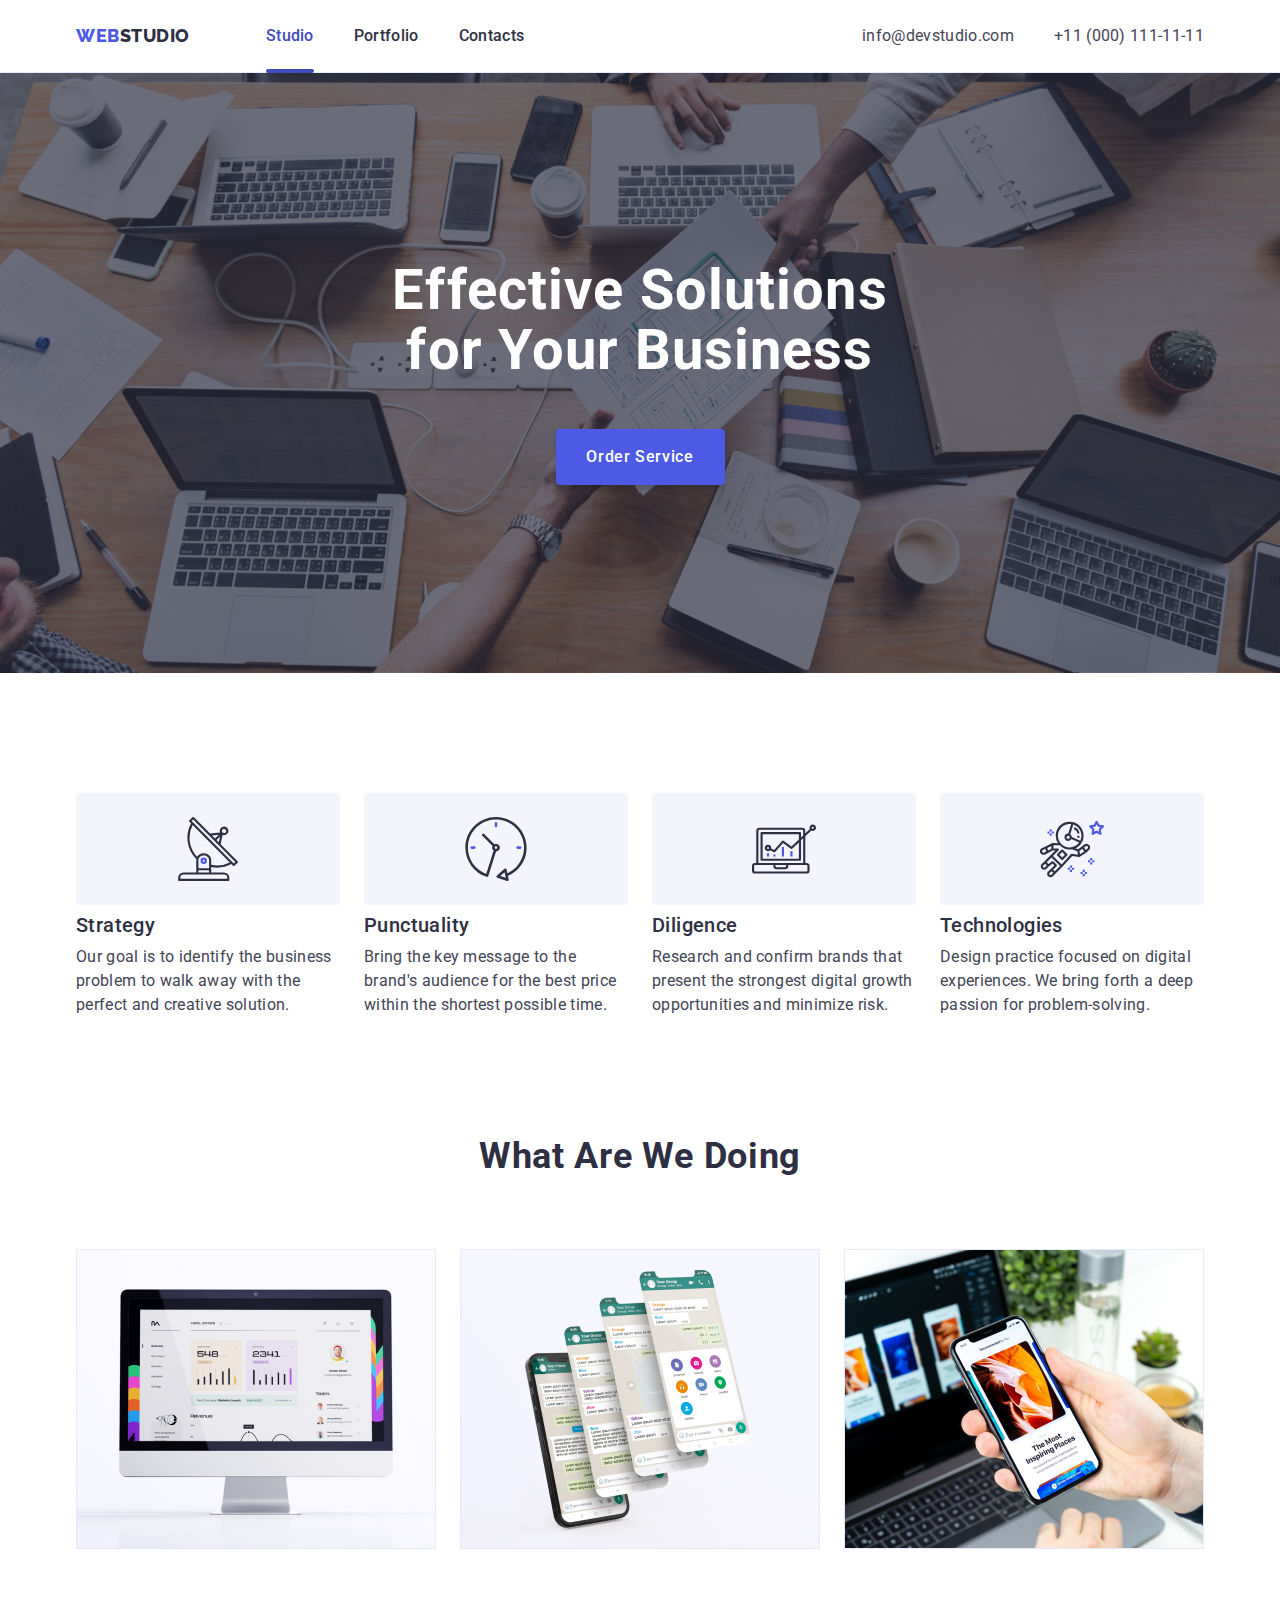
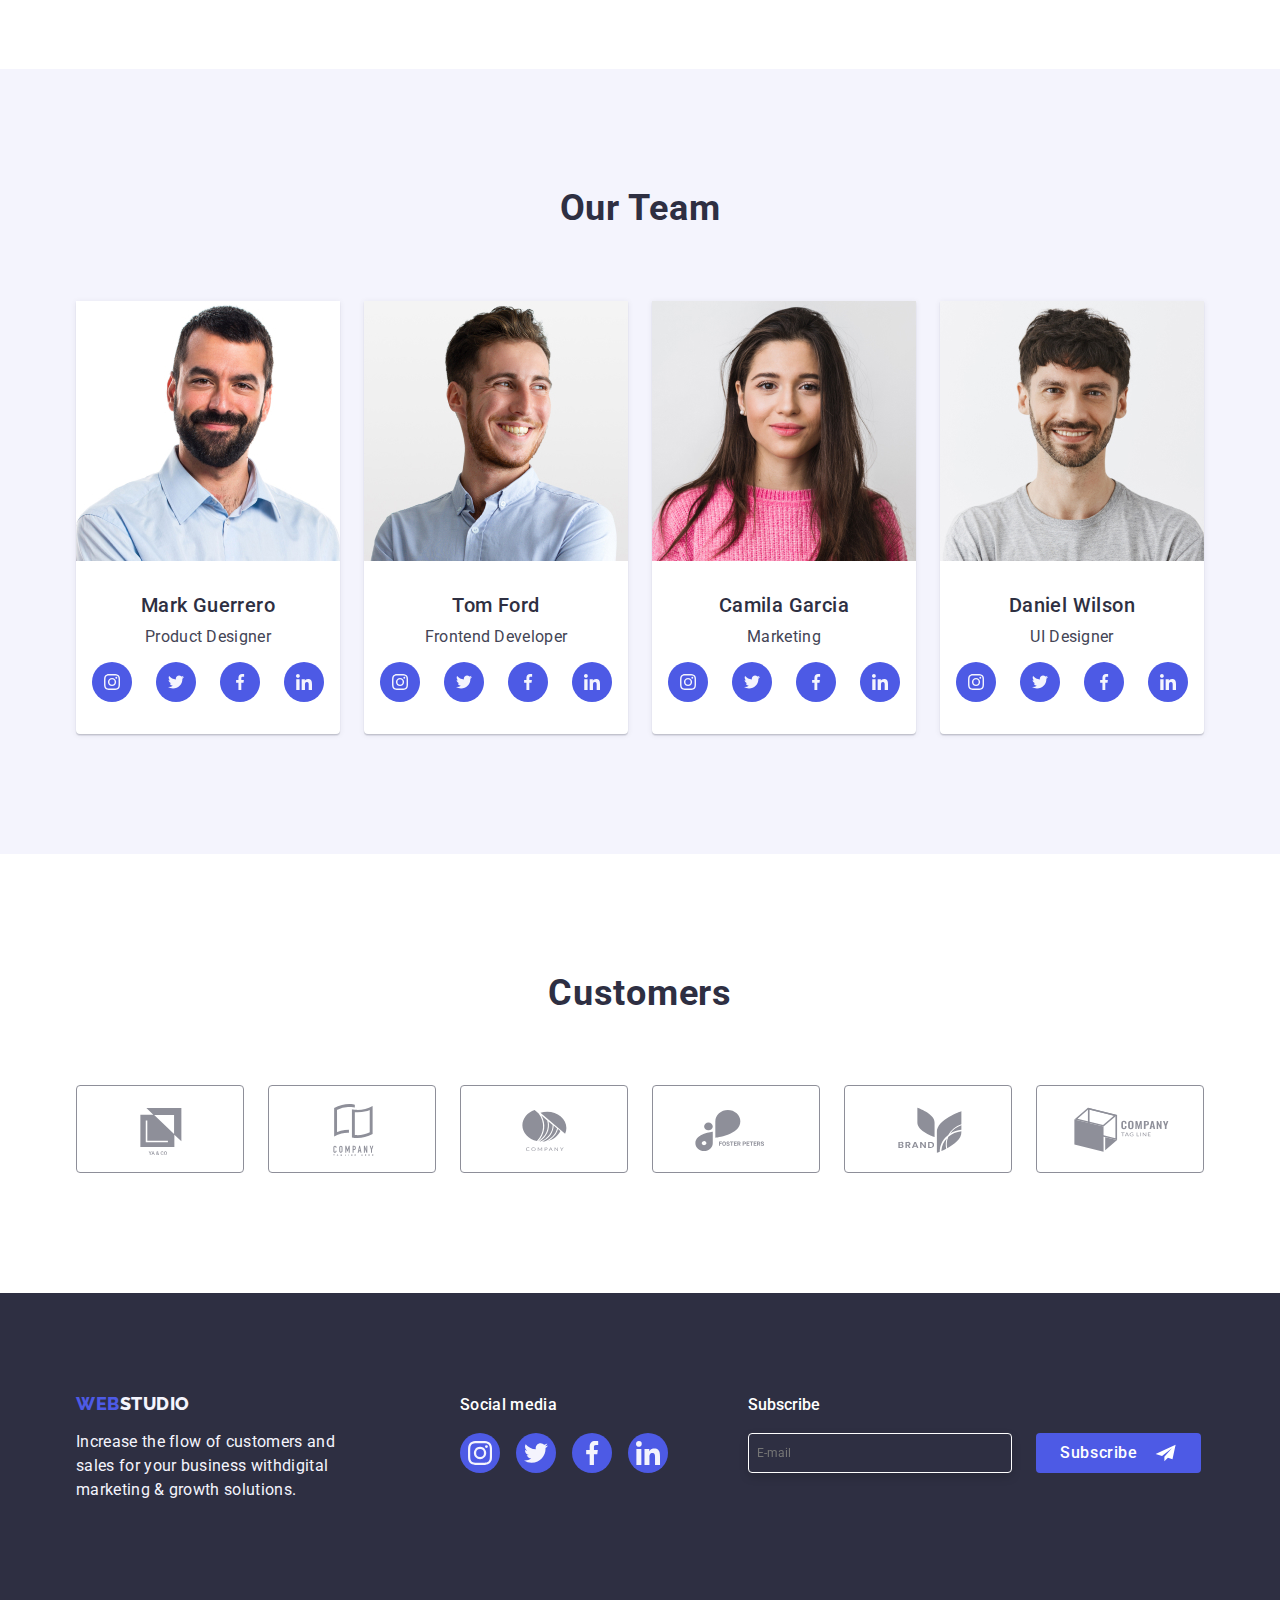
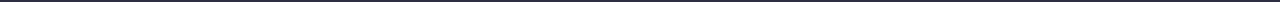
<file: index.html>
<!DOCTYPE html>
<html lang="en">
<head>
    <meta charset="UTF-8">
    <meta http-equiv="X-UA-Compatible" content="IE=edge">
    <meta name="viewport" content="width=device-width, initial-scale=1.0">
    <title>WebStudio</title>
    
    <!--Fonts-->

<link rel="preconnect" href="https://fonts.googleapis.com">
<link rel="preconnect" href="https://fonts.gstatic.com" crossorigin>
<link href="https://fonts.googleapis.com/css2?family=Raleway:wght@800&family=Roboto:wght@400;500;700;900&display=swap"
    rel="stylesheet">

    <!--Modern Normalize-->

<link rel="stylesheet" href="https://cdn.jsdelivr.net/npm/modern-normalize@1.1.0/modern-normalize.min.css">

    <!--Custom styles-->

<link rel="stylesheet" href="./css/styles.css">

</head>
<body>
   <!--Header Section--> 
    <header class="header-shadow">
        <div class="container header-container">
            <nav class="header-nav">
            <a class="logo link" href="./index.html">Web<span class="logo-studio-header">Studio</span></a>
                
            <ul class="list header-lists">
                <li>
                    <a class="header-link-text current link" href="./index.html">Studio</a>
                </li>
                <li>
                    <a class="header-link-text link" href="./portfolio.html">Portfolio</a>
                </li>
                <li><a class="header-link-text link" href="">Contacts</a>
                </li>
            </ul>
                
            </nav>
            <address class="contacts">
                <ul class="list contacts-list">
                    <li>
                        <a class="header-contacts link" href="mailto:info@devstudio.com">info@devstudio.com</a>
                    </li>
                    <li>
                        <a class="header-contacts link" href="tel:+110001111111">+11 (000) 111-11-11</a>
                    </li>
                </ul>
            </address>
        </div>
    </header>
    <main>
        <!--Hero image-->
        <section class="hero">
            <div class="container">
                <h1 class="hero-headline">Effective Solutions for Your Business</h1>
                <button class="order-btn button" type="button" data-modal-open>Order Service</button>
            </div>
        </section>
        <!--General information-->
        <section class="inform-section section">
            <div class="container">
            <h2 class="inform-title title visually-hidden">General information</h2>
            <ul class="inform-list list">
            <li class="inform-item">
                <div class="inform-icon-container">
                        <svg class="decor-icon" width="64" height="64">
                            <use href="./images/icons.svg#icon-antenna"></use>
                        </svg>
                </div>
                <h3 class="inform-subtitle subtitle">Strategy</h3>
                    <p class="inform-text text">
                    Our goal is to identify the business problem to walk away with the perfect and creative solution.
                    </p>
            </li>
            <li class="inform-item">
                <div class="inform-icon-container">
                <svg class="decor-icon" width="64" height="64">
                    <use href="./images/icons.svg#icon-clock"></use>
                </svg>
                </div>
                <h3 class="inform-subtitle subtitle">Punctuality</h3>
                    <p class="inform-text text">
                    Bring the key message to the brand's audience for the best price within the shortest possible time.
                    </p>  
            </li>
            <li class="inform-item">
                <div class="inform-icon-container">
                    <svg class="decor-icon" width="64" height="64">
                        <use href="./images/icons.svg#icon-diagram"></use>
                    </svg>
                </div>
                <h3 class="inform-subtitle subtitle">Diligence</h3>
                    <p class="inform-text text">
                    Research and confirm brands that present the strongest digital growth opportunities and minimize risk.
                    </p>
            </li>
            <li class="inform-item">
                <div class="inform-icon-container">
                    <svg class="decor-icon" width="64" height="64">
                        <use href="./images/icons.svg#icon-astronaut"></use>
                    </svg>
                </div>
                <h3 class="inform-subtitle subtitle">Technologies</h3>
                    <p class="inform-text text"> 
                    Design practice focused on digital experiences. We bring forth a deep passion for problem-solving.
                    </p>
            </li>
            </ul>
            </div>
        </section>
        <!--General Offers-->
        <section class="offer-section section">
            <div class="container">
            <h2 class="offer-title title">What are we doing</h2>
            <ul class="offer-list list">
                <li class="offer-img"><img src="./images/products/img-1.jpg" alt="a computer monitor" width="360" height="300"></li>
                <li class="offer-img"><img src="./images/products/img-2.jpg" alt="phones" width="360" height="300"></li>
                <li class="offer-img"><img src="./images/products/img-3.jpg" alt="a person scrolling on the phone" width="360" height="300"></li>
            </ul>
            </div>
        </section>
        <!--Team members-->
        <section class="team-section section">
            <div class="container">
            <h2 class="team-title title">Our Team</h2>
            <ul class="team-list list">
                <li class="team-item"><img src="./images/team/mark-guerrero.jpg" alt="product designer" width="264">
                <div class="picture-container">
                    <h3 class="team-subtitle subtitle">Mark Guerrero</h3>
                    <p class="team-text text">Product Designer</p>
                    <ul class="socials list">
                        <li class="social-items">
                            <a class="social-link link" href="https://instagram.com" target="_blank" rel="noopener noreferrer"
                                aria-label="Instagram icon">
                                <svg class="social-icon" width="16" height="16">
                                    <use href="./images/icons.svg#icon-instagram-1"></use>
                                </svg></a>
                        </li>
                        <li class="social-items">
                            <a class="social-link link" href="https://twitter.com" target="_blank" rel="noopener noreferrer"
                                aria-label="Twitter icon">
                                <svg class="social-icon" width="16" height="16">
                                    <use href="./images/icons.svg#icon-twitter-1"></use>
                                </svg></a>
                        </li>
                        <li class="social-items">
                            <a class="social-link link" href="https://facebook.com" target="_blank" rel="noopener noreferrer"
                                aria-label="Facebook icon">
                                <svg class="social-icon" width="16" height="16">
                                    <use href="./images/icons.svg#icon-facebook-1"></use>
                                </svg></a>
                        </li>
                        <li class="social-items">
                            <a class="social-link link" href="https://linkedin.com" target="_blank" rel="noopener noreferrer"
                                aria-label="Linkedin icon">
                                <svg class="social-icon" width="16" height="16">
                                    <use href="./images/icons.svg#icon-linkedin-1"></use>
                                </svg></a>
                        </li>
                    </ul>
                </div>
                </li>
                <li class="team-item"><img src="./images/team/tom-ford.jpg" alt="frontend developer" width="264">
                <div class="picture-container">
                    <h3 class="team-subtitle subtitle">Tom Ford</h3>
                    <p class="team-text text">Frontend Developer</p>
                    <ul class="socials list">
                        <li class="social-items">
                            <a class="social-link link" href="https://instagram.com" target="_blank" rel="noopener noreferrer"
                                aria-label="Instagram icon">
                                <svg class="social-icon" width="16" height="16">
                                    <use href="./images/icons.svg#icon-instagram-1"></use>
                                </svg></a>
                        </li>
                        <li class="social-items">
                            <a class="social-link link" href="https://twitter.com" target="_blank" rel="noopener noreferrer"
                                aria-label="Twitter icon">
                                <svg class="social-icon" width="16" height="16">
                                    <use href="./images/icons.svg#icon-twitter-1"></use>
                                </svg></a>
                        </li>
                        <li class="social-items">
                            <a class="social-link link" href="https://facebook.com" target="_blank" rel="noopener noreferrer"
                                aria-label="Facebook icon">
                                <svg class="social-icon" width="16" height="16">
                                    <use href="./images/icons.svg#icon-facebook-1"></use>
                                </svg></a>
                        </li>
                        <li class="social-items">
                            <a class="social-link link" href="https://linkedin.com" target="_blank" rel="noopener noreferrer"
                                aria-label="Linkedin icon">
                                <svg class="social-icon" width="16" height="16">
                                    <use href="./images/icons.svg#icon-linkedin-1"></use>
                                </svg></a>
                        </li>
                    </ul>
                </div>
                </li>
                <li class="team-item"><img src="./images/team/camila-garcia.jpg" alt="marketing" width="264">
                <div class="picture-container">
                    <h3 class="team-subtitle subtitle">Camila Garcia</h3>
                    <p class="team-text text">Marketing</p>
                    <ul class="socials list">
                        <li class="social-items">
                            <a class="social-link link" href="https://instagram.com" target="_blank" rel="noopener noreferrer"
                                aria-label="Instagram icon">
                                <svg class="social-icon" width="16" height="16">
                                    <use href="./images/icons.svg#icon-instagram-1"></use>
                                </svg></a>
                        </li>
                        <li class="social-items">
                            <a class="social-link link" href="https://twitter.com" target="_blank" rel="noopener noreferrer"
                                aria-label="Twitter icon">
                                <svg class="social-icon" width="16" height="16">
                                    <use href="./images/icons.svg#icon-twitter-1"></use>
                                </svg></a>
                        </li>
                        <li class="social-items">
                            <a class="social-link link" href="https://facebook.com" target="_blank" rel="noopener noreferrer"
                                aria-label="Facebook icon">
                                <svg class="social-icon" width="16" height="16">
                                    <use href="./images/icons.svg#icon-facebook-1"></use>
                                </svg></a>
                        </li>
                        <li class="social-items">
                            <a class="social-link link" href="https://linkedin.com" target="_blank" rel="noopener noreferrer"
                                aria-label="Linkedin icon">
                                <svg class="social-icon" width="16" height="16">
                                    <use href="./images/icons.svg#icon-linkedin-1"></use>
                                </svg></a>
                        </li>
                    </ul>
                </div>
                </li>
                <li class="team-item"><img src="./images/team/daniel-wilson.jpg" alt="ui designer" width="264">
                <div class="picture-container">
                    <h3 class="team-subtitle subtitle">Daniel Wilson</h3>
                    <p class="team-text text">UI Designer</p>
                    <ul class="socials list">
                        <li class="social-items">
                            <a class="social-link link" href="https://instagram.com" target="_blank" rel="noopener noreferrer"
                                aria-label="Instagram icon">
                                <svg class="social-icon" width="16" height="16">
                                    <use href="./images/icons.svg#icon-instagram-1"></use>
                                </svg></a>
                        </li>
                        <li class="social-items">
                            <a class="social-link link" href="https://twitter.com" target="_blank" rel="noopener noreferrer"
                                aria-label="Twitter icon">
                                <svg class="social-icon" width="16" height="16">
                                    <use href="./images/icons.svg#icon-twitter-1"></use>
                                </svg></a>
                        </li>
                        <li class="social-items">
                            <a class="social-link link" href="https://facebook.com" target="_blank" rel="noopener noreferrer"
                                aria-label="Facebook icon">
                                <svg class="social-icon" width="16" height="16">
                                    <use href="./images/icons.svg#icon-facebook-1"></use>
                                </svg></a>
                        </li>
                        <li class="social-items">
                            <a class="social-link link" href="https://linkedin.com" target="_blank" rel="noopener noreferrer"
                                aria-label="Linkedin icon">
                                <svg class="social-icon" width="16" height="16">
                                    <use href="./images/icons.svg#icon-linkedin-1"></use>
                                </svg></a>
                        </li>
                    </ul>
                </div>
                </li>
            </ul>
            </div>
        </section>
        <!--Section Customers-->
        <section class="customer-section section">
        <div class="customer-container container">
        <h2 class="customer-title title">Customers</h2>
        <ul class="customer-list list">
            <li class="customer-item item"><a class="customer-link link" href="" target="_blank" rel="noopener noreferrer"
                aria-label="customer-one"><svg class="customer-icon" width="104" height="56">
                    <use href="./images/icons.svg#icon-logo-1"></use></svg></a></li>
            <li class="customer-item item"><a class="customer-link link" href="" target="_blank" rel="noopener noreferrer"
                aria-label="customer-two"><svg class="customer-icon" width="104" height="56">
                    <use href="./images/icons.svg#icon-logo-2"></use></svg></a></li>
            <li class="customer-item item"><a class="customer-link link" href="" target="_blank" rel="noopener noreferrer"
                aria-label="customer-three"><svg class="customer-icon" width="104" height="56">
                    <use href="./images/icons.svg#icon-logo-3"></use></svg></a></li>
            <li class="customer-item item"><a class="customer-link link" href="" target="_blank" rel="noopener noreferrer"
                aria-label="customer-four"><svg class="customer-icon" width="104" height="56">
                    <use href="./images/icons.svg#icon-logo-4"></use></svg></a></li>
            <li class="customer-item item"><a class="customer-link link" href="" target="_blank" rel="noopener noreferrer"
                aria-label="customer-five"><svg class="customer-icon" width="104" height="56">
                    <use href="./images/icons.svg#icon-logo-5"></use></svg></a></li>
            <li class="customer-item item"><a class="customer-link link" href="" target="_blank" rel="noopener noreferrer"
                aria-label="customer-six"><svg class="customer-icon" width="104" height="56">
                    <use href="./images/icons.svg#icon-logo-6"></use></svg></a></li>
        </ul>
        </div>
        </section>
    </main>
<!--Footer section-->
    <footer class="footer">
            <div class="footer-inner container">
                    <div class="footer-left">
                        <a class="logo link logo-footer" href="./index.html">Web<span
                                class="logo-studio-footer">Studio</span></a>
                        <p class="footer-desc text">
                            Increase the flow of customers and sales for your business withdigital marketing & growth solutions.
                        </p>
                    </div>
                    <div class="footer-right">
                            <p class="footer-inform-text text">Social media</p>
                            <ul class="socials socials-footer list">
                                <li class="social-items">
                                    <a class="social-link link footer-link" href="https://instagram.com" target="_blank"
                                        rel="noopener noreferrer" aria-label="Instagram icon">
                                        <svg class="social-icon" width="24" height="24">
                                            <use href="./images/icons.svg#icon-instagram-1"></use>
                                        </svg></a>
                                </li>
                                <li class="social-items">
                                    <a class="social-link link footer-link" href="https://twitter.com" target="_blank"
                                        rel="noopener noreferrer" aria-label="Twitter icon">
                                        <svg class="social-icon" width="24" height="24">
                                            <use href="./images/icons.svg#icon-twitter-1"></use>
                                        </svg></a>
                                </li>
                                <li class="social-items">
                                    <a class="social-link link footer-link" href="https://facebook.com" target="_blank"
                                        rel="noopener noreferrer" aria-label="Facebook icon">
                                        <svg class="social-icon" width="24" height="24">
                                            <use href="./images/icons.svg#icon-facebook-1"></use>
                                        </svg></a>
                                </li>
                                <li class="social-items">
                                    <a class="social-link link footer-link" href="https://linkedin.com" target="_blank"
                                        rel="noopener noreferrer" aria-label="Linkedin icon">
                                        <svg class="social-icon" width="24" height="24">
                                            <use href="./images/icons.svg#icon-linkedin-1"></use>
                                        </svg></a>
                                </li>
                            </ul>
                        </div>
                        <div class="footer-subscribe">
                            <p class="footer-inform-text">Subscribe</p>
                            <form class="footer-form" name="subscribe-form">
                                <input class="subscribe-input" type="email" name="user_subscribe_email" placeholder="E-mail">
                                <button class="subscribe-btn" type="submit">Subscribe
                                    <svg width="24" height="20">
                                        <use href="./images/icons.svg#icon-plane"></use>
                                    </svg>
                                </button>
                            </form>
                        </div>
            </div>
        </footer>
<!--Modal Window--> 
       <div class="backdrop is-hidden" data-modal>
            <div class="modal">
                <button class="modal-close-btn button" type="button" data-modal-close>
                    <svg class="modal-icon" width="8" height="8">
                        <use href="./images/icons.svg#icon-close"></use>
                    </svg>
                </button>
                <strong class="modal-title text">Leave your contacts and we will call you back</strong>
                <form name="contact-form">
                    <label class="modal-form-label" for="user_name">Name</label>
                    <div class="modal-form-field">
                        <input class="modal-form-input" type="text" name="user_name" id="user_name">
                        <svg class="modal-form-icon" width="18" height="24">
                            <use href="./images/icons.svg#icon-person-black-1"></use>
                        </svg>
                    </div>
                    <label class="modal-form-label" for="user_phone">Phone</label>
                    <div class="modal-form-field">
                        <input class="modal-form-input" type="tel" name="user_phone" id="user_phone">
                        <svg class="modal-form-icon" width="18" height="24">
                            <use href="./images/icons.svg#icon-phone-black-1"></use>
                        </svg>
                    </div>
                    <label class="modal-form-label" for="user_email">Email</label>
                    <div class="modal-form-field">
                        <input class="modal-form-input" type="email" name="user_email" id="user_email">
                        <svg class="modal-form-icon" width="18" height="24">
                            <use href="./images/icons.svg#icon-email-black-1"></use>
                        </svg>
                    </div>
                    <label class="modal-form-label" for="user_comment">Comment</label>
                    <textarea class="modal-form-message" name="user_comment" id="user_comment" rows="5" placeholder="Text input"></textarea>
                    <label class="modal-form-agreement">
                        <input class="modal-form-agreement-box" type="checkbox" name="user_agreement">
                        <svg class="modal-form-agreement-icon" width="10" height="8">
                            <use href="./images/icons.svg#icon-tick-1"></use>
                        </svg>
                        <span class="modal-form-agreement-text">I accept the terms and conditions of the <a class="modal-form-agreement-link" href="">Privacy Policy</a></span>
                    </label>
                    <button class="modal-btn order-btn" type="submit">Send</button>
                </form>
            </div>
       </div>
    <script src="./js/modal.js"></script>
    </body>
</html>
</file>
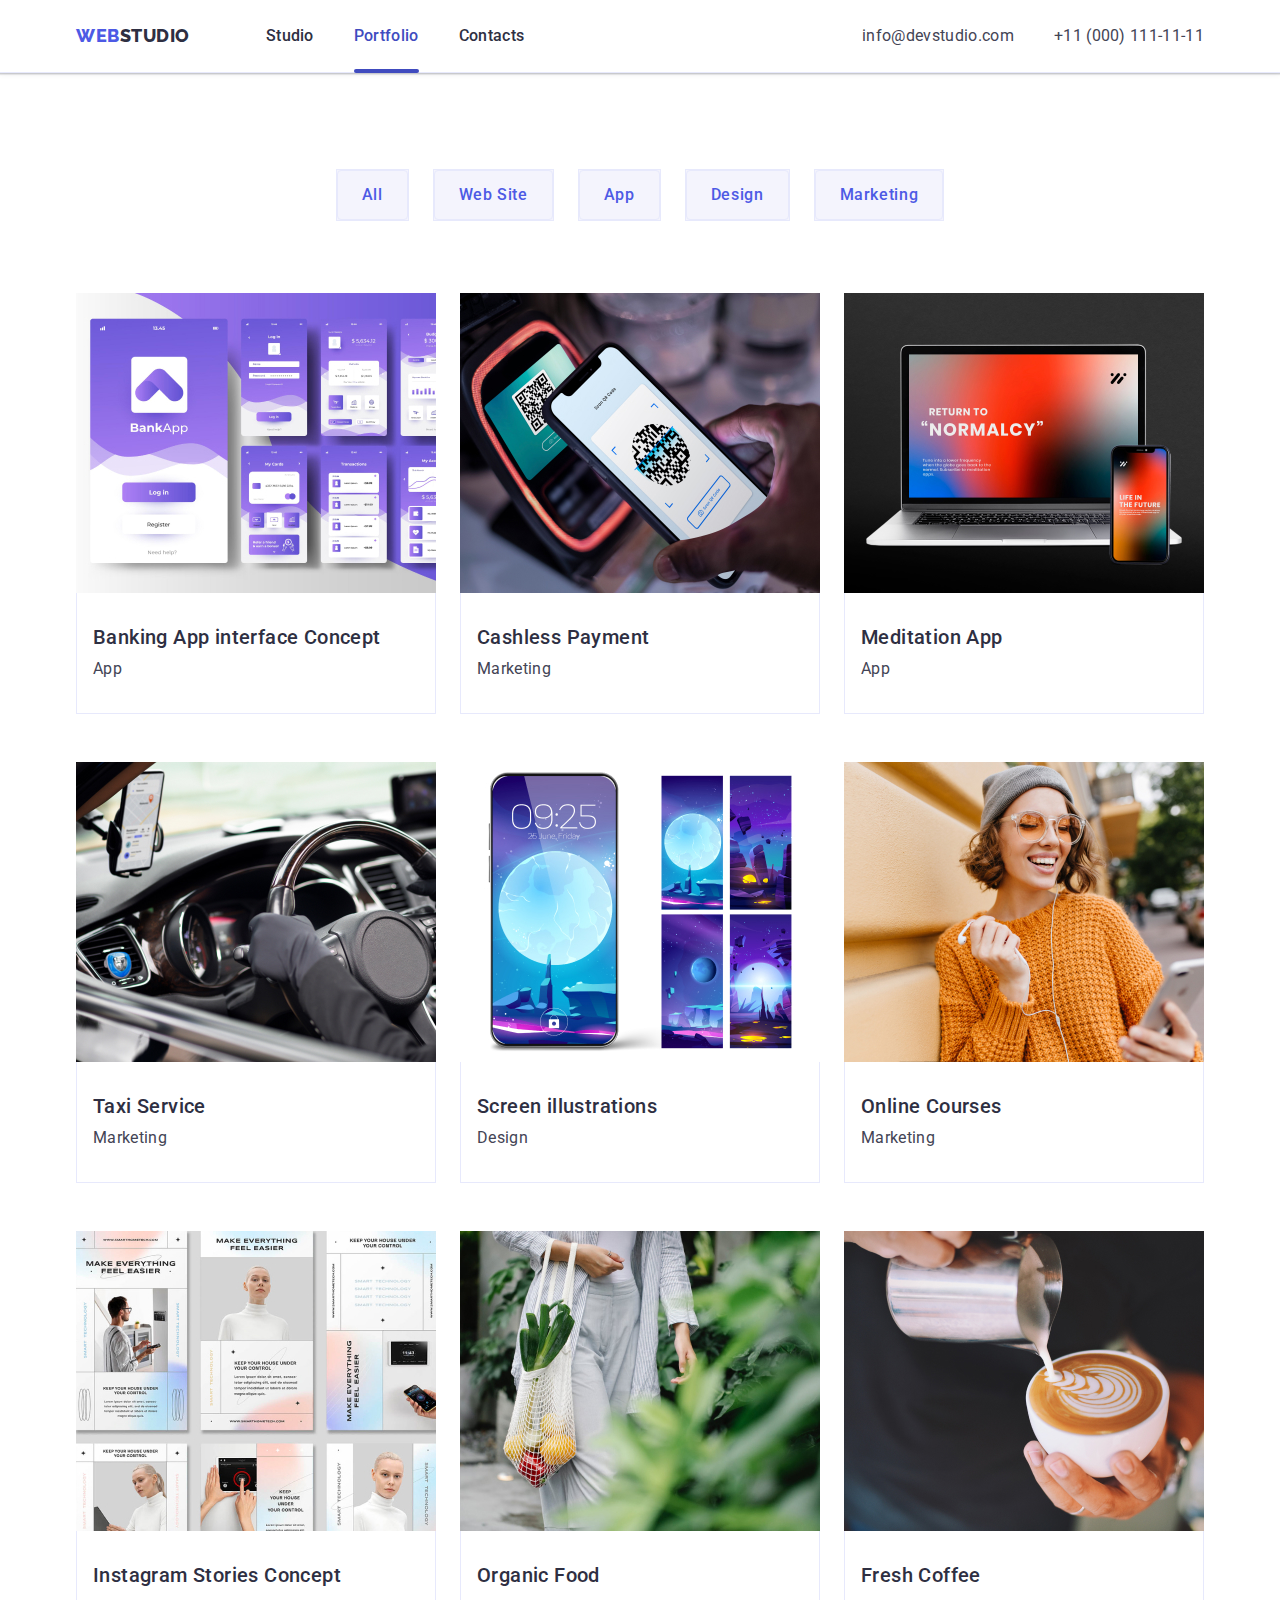
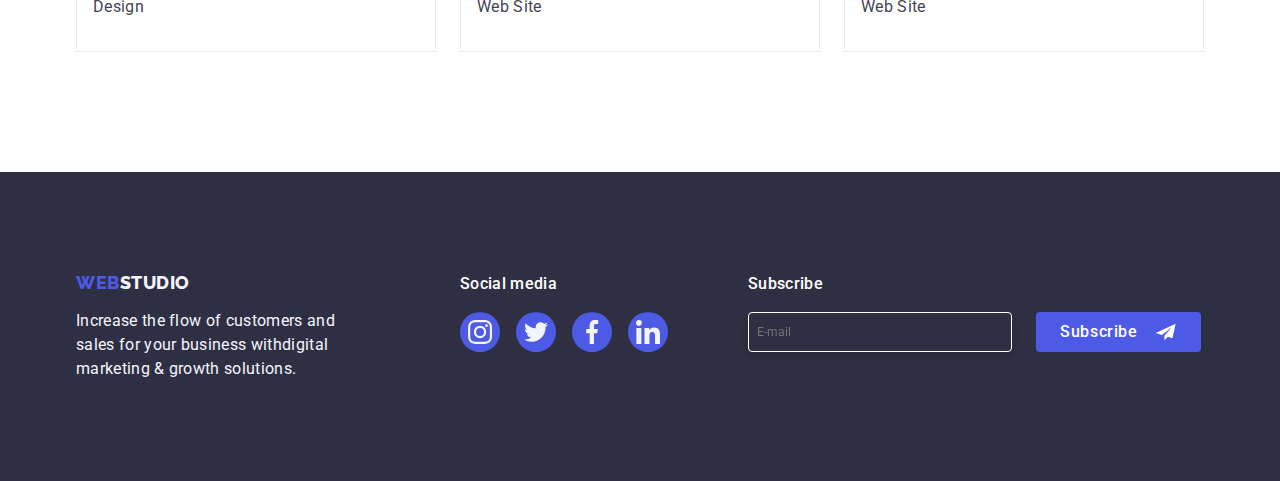
<file: portfolio.html>
<!DOCTYPE html>
<html lang="en">
<head>
    <meta charset="UTF-8">
    <meta http-equiv="X-UA-Compatible" content="IE=edge">
    <meta name="viewport" content="width=device-width, initial-scale=1.0">
    <title>Portfolio</title>
    
        <!--Fonts-->

    <link rel="preconnect" href="https://fonts.googleapis.com">
    <link rel="preconnect" href="https://fonts.gstatic.com" crossorigin>
    <link href="https://fonts.googleapis.com/css2?family=Raleway:wght@800&family=Roboto:wght@400;500;700;900&display=swap"
        rel="stylesheet">

        <!--Modern Normalize-->
        
    <link rel="stylesheet" href="https://cdn.jsdelivr.net/npm/modern-normalize@1.1.0/modern-normalize.min.css">

        <!--Custom styles-->

    <link rel="stylesheet" href="./css/styles.css">

</head>
<body>
    <!--Header Section-->
    <header class="header-shadow">
        <div class="container header-container">
            <nav class="header-nav">
                <a class="logo link" href="./index.html">Web<span class="logo-studio-header">Studio</span></a>
                
                <ul class="list header-lists">
                    <li>
                        <a class="header-link-text link" href="./index.html">Studio</a>
                    </li>
                    <li>
                        <a class="header-link-text current link" href="./portfolio.html">Portfolio</a>
                    </li>
                    <li><a class="header-link-text link" href="">Contacts</a>
                    </li>
                </ul>
            
            </nav>
            <address class="contacts">
                <ul class="list contacts-list">
                    <li>
                        <a class="header-contacts link" href="mailto:info@devstudio.com">info@devstudio.com</a>
                    </li>
                    <li>
                        <a class="header-contacts link" href="tel:+110001111111">+11 (000) 111-11-11</a>
                    </li>
                </ul>
            </address>
        </div>
    </header>
    <main>
        <!--Portfolio departments-->
        <section class="portfolio-section section">
            <div class="container">
            <h1 class="portfolio-headline visually-hidden">Departments</h1>
            <ul class="portfolio-list list">
                <li class="portfolio-item"><button class="portfolio-btn button" type="button">All</button></li>
                <li class="portfolio-item"><button class="portfolio-btn button" type="button">Web Site</button></li>
                <li class="portfolio-item"><button class="portfolio-btn button" type="button">App</button></li>
                <li class="portfolio-item"><button class="portfolio-btn button" type="button">Design</button></li>
                <li class="portfolio-item"><button class="portfolio-btn button" type="button">Marketing</button></li>
            </ul>
            <ul class="service-list list">
                <li class="service-img">
                    <a class="portfolio-service-link link" href="">
                        <div class="portfolio-wrapper">
                            <img src="./images/portfolio/img1-banking.jpg" alt="banking apps" width="360" height="300">
                            <div class="overlay">
                                <p class="overlay-inner">14 Stylish and User-Friendly App Design Concepts · Task Manager App ·
                                    Calorie Tracker App · Exotic Fruit Ecommerce App · Cloud Storage App</p>
                            </div>
                        </div>
                            <div class="portfolio-content">
                                <h2 class="service-subtitle subtitle">Banking App interface Concept</h2>
                                <p class="service-text text">App</p>
                            </div>
                    </a>
                </li>
                <li class="service-img">
                    <a class="portfolio-service-link link" href="">
                        <div class="portfolio-wrapper">
                            <img src="./images/portfolio/img2-cashless.jpg" alt="cashless payment" width="360" height="300">
                            <div class="overlay">
                                <p class="overlay-inner">14 Stylish and User-Friendly App Design Concepts · Task Manager App · 
                                    Calorie Tracker App · Exotic Fruit Ecommerce App · Cloud Storage App</p>
                            </div>
                        </div>
                            <div class="portfolio-content">
                                <h2 class="service-subtitle subtitle">Cashless Payment</h2>
                                <p class="service-text text">Marketing</p>
                            </div>
                    </a>
                </li>
                <li class="service-img">
                    <a class="portfolio-service-link link" href="">
                        <div class="portfolio-wrapper">
                            <img src="./images/portfolio/img3-meditation.jpg" alt="meditation app" width="360" height="300">
                            <div class="overlay">
                                <p class="overlay-inner">14 Stylish and User-Friendly App Design Concepts · Task Manager App · 
                                    Calorie Tracker App · Exotic Fruit Ecommerce App · Cloud Storage App</p>
                            </div>
                        </div>
                            <div class="portfolio-content">
                                <h2 class="service-subtitle subtitle">Meditation App</h2>
                                <p class="service-text text">App</p>
                            </div> 
                    </a>
                </li>
                <li class="service-img">
                    <a class="portfolio-service-link link" href="">
                        <div class="portfolio-wrapper">
                            <img src="./images/portfolio/img4-taxi.jpg" alt="taxi service" width="360" height="300">
                            <div class="overlay">
                                <p class="overlay-inner">14 Stylish and User-Friendly App Design Concepts · Task Manager App · 
                                    Calorie Tracker App · Exotic Fruit Ecommerce App · Cloud Storage App</p>
                            </div>
                        </div>
                            <div class="portfolio-content">
                                <h2 class="service-subtitle subtitle">Taxi Service</h2>
                                <p class="service-text text">Marketing</p>
                            </div>
                    </a>
                </li>
                <li class="service-img">
                    <a class="portfolio-service-link link" href="">
                        <div class="portfolio-wrapper">
                            <img src="./images/portfolio/img5-screen.jpg" alt="screen illustrations" width="360" height="300">
                            <div class="overlay">
                                <p class="overlay-inner">14 Stylish and User-Friendly App Design Concepts · Task Manager App ·
                                    Calorie Tracker App · Exotic Fruit Ecommerce App · Cloud Storage App</p>
                            </div>
                        </div>
                            <div class="portfolio-content">
                                <h2 class="service-subtitle subtitle">Screen illustrations</h2>
                                <p class="service-text text">Design</p>
                            </div>
                    </a>
                </li>
                <li class="service-img">
                    <a class="portfolio-service-link link" href="">
                        <div class="portfolio-wrapper">
                            <img src="./images/portfolio/img6-courses.jpg" alt="online courses" width="360" height="300">
                            <div class="overlay">
                                <p class="overlay-inner">14 Stylish and User-Friendly App Design Concepts · Task Manager App · 
                                    Calorie Tracker App · Exotic Fruit Ecommerce App · Cloud Storage App</p>
                            </div>
                        </div>
                            <div class="portfolio-content">
                                <h2 class="service-subtitle subtitle">Online Courses</h2>
                                <p class="service-text text">Marketing</p>
                            </div>
                    </a>
                </li>
                <li class="service-img">
                    <a class="portfolio-service-link link" href="">
                        <div class="portfolio-wrapper">
                            <img src="./images/portfolio/img7-instagram.jpg" alt="istagram stories" width="360" height="300">
                            <div class="overlay">
                                <p class="overlay-inner">14 Stylish and User-Friendly App Design Concepts · Task Manager App · 
                                    Calorie Tracker App · Exotic Fruit Ecommerce App · Cloud Storage App</p>
                            </div>
                        </div>
                            <div class="portfolio-content">
                                <h2 class="service-subtitle subtitle">Instagram Stories Concept</h2>
                                <p class="service-text text">Design</p>
                            </div>
                    </a>
                </li>
                <li class="service-img">
                    <a class="portfolio-service-link link" href="">
                        <div class="portfolio-wrapper">
                            <img src="./images/portfolio/img8-food.jpg" alt="organic food" width="360" height="300">
                            <div class="overlay">
                                <p class="overlay-inner">14 Stylish and User-Friendly App Design Concepts · Task Manager App · 
                                    Calorie Tracker App · Exotic Fruit Ecommerce App · Cloud Storage App</p>
                            </div>
                        </div>
                            <div class="portfolio-content">
                                <h2 class="service-subtitle subtitle">Organic Food</h2>
                                <p class="service-text text">Web Site</p>
                            </div>
                    </a>
                </li>
                <li class="service-img">
                    <a class="portfolio-service-link link" href="">
                        <div class="portfolio-wrapper">
                            <img src="./images/portfolio/img9-coffee.jpg" alt="fresh coffee" width="360" height="300">
                            <div class="overlay">
                                <p class="overlay-inner">14 Stylish and User-Friendly App Design Concepts · Task Manager App · 
                                    Calorie Tracker App · Exotic Fruit Ecommerce App · Cloud Storage App</p>
                            </div>
                        </div>
                            <div class="portfolio-content">
                                <h2 class="service-subtitle subtitle">Fresh Coffee</h2>
                                <p class="service-text text">Web Site</p>
                            </div>
                    </a>
                </li>
            </ul>
            </div>
        </section>
    </main>
    <!--Footer section-->
        <footer class="footer">
            <div class="footer-inner container">
        
                <div class="footer-left">
                    <a class="logo link logo-footer" href="./index.html">Web<span class="logo-studio-footer">Studio</span></a>
                    <p class="footer-desc text">
                        Increase the flow of customers and sales for your business withdigital marketing & growth solutions.
                    </p>
                </div>
                <div class="footer-right">
                    <p class="footer-inform-text text">Social media</p>
                    <ul class="socials socials-footer list">
                        <li class="social-items">
                            <a class="social-link link footer-link" href="https://instagram.com" target="_blank"
                                rel="noopener noreferrer" aria-label="Instagram icon">
                                <svg class="social-icon" width="24" height="24">
                                    <use href="./images/icons.svg#icon-instagram-1"></use>
                                </svg></a>
                        </li>
                        <li class="social-items">
                            <a class="social-link link footer-link" href="https://twitter.com" target="_blank" rel="noopener noreferrer"
                                aria-label="Twitter icon">
                                <svg class="social-icon" width="24" height="24">
                                    <use href="./images/icons.svg#icon-twitter-1"></use>
                                </svg></a>
                        </li>
                        <li class="social-items">
                            <a class="social-link link footer-link" href="https://facebook.com" target="_blank"
                                rel="noopener noreferrer" aria-label="Facebook icon">
                                <svg class="social-icon" width="24" height="24">
                                    <use href="./images/icons.svg#icon-facebook-1"></use>
                                </svg></a>
                        </li>
                        <li class="social-items">
                            <a class="social-link link footer-link" href="https://linkedin.com" target="_blank"
                                rel="noopener noreferrer" aria-label="Linkedin icon">
                                <svg class="social-icon" width="24" height="24">
                                    <use href="./images/icons.svg#icon-linkedin-1"></use>
                                </svg></a>
                        </li>
                    </ul>
                </div>
                <div class="footer-subscribe">
                    <p class="footer-inform-text text">Subscribe</p>
                    <form class="footer-form" name="subscribe-form">
                        <input class="subscribe-input" type="email" name="user_subscribe_email" placeholder="E-mail">
                        <button class="subscribe-btn" type="submit">Subscribe
                            <svg width="24" height="20">
                                <use href="./images/icons.svg#icon-plane"></use>
                            </svg>
                        </button>
                    </form>
                </div>
            </div>
        </footer>
</body>
</html>
</file>
<file: css/styles.css>
:root {
    --primary-font: Roboto; font-family: sans-serif;
    --iris: #4d5ae5;
    --ocean: #404bbf;
    --navy-blue: #2e2f42;
    --green: #31d0aa;
    --slate: #434455;
    --light-slate: #8e8f99;
    --cornflower: #e7e9fc;
    --cloud: #f4f4fd;
    --navy-blue-modal: #2e2f42;
    --grey: #2e2f42;
    --white: #ffffff;
    --dairy: #fcfcfc;
}

body
{
    font-family: "Roboto", sans-serif;
    color: var(--slate);
    background: var(--white);
}
.visually-hidden {
    position: absolute;
    width: 1px;
    height: 1px;
    margin: -1px;
    border: 0;
    padding: 0;
    white-space: nowrap;
    clip-path: inset(100%);
    clip: rect(0 0 0 0);
    overflow: hidden;
}
/*reset start*/ 
.list {
    list-style: none;
    margin: 0;
    padding: 0;
}

.link {
    text-decoration: none;
    color: currentColor;
    }

h1, h2, h3, h4, h5, h6, p {
    margin: 0;
}

img {
    display: block;
}

button {
    font-family: inherit;
    color: currentColor;
    cursor: pointer;
}
/*reset end*/

.container {
    width: 1158px;
    padding-left: 15px;
    padding-right: 15px;
    margin-left: auto;
    margin-right: auto;

    /*outline: 2px solid red;
    outline-offset: -2px;*/
}

.section {
    padding-top: 120px;
    padding-bottom: 120px;
}

.header-container {
    display: flex;
    align-items: center;
}

.header-shadow {
    border-bottom: 1px solid var(--cornflower);
    box-shadow: 0px 2px 1px rgba(46, 47, 66, 0.08),
        0px 1px 1px rgba(46, 47, 66, 0.16),
        0px 1px 6px rgba(46, 47, 66, 0.08);
}

.header-nav {
    display: flex;
    align-items: center;
}

.logo {
    font-family: "Raleway", sans-serif;
    font-weight: 800;
    font-size: 18px;
    line-height: 1.17;
    letter-spacing: 0.03em;
    text-transform: uppercase;
    color: var(--iris);

    margin-right: 76px;
}

.logo-studio-header {
    color: var(--navy-blue-modal);
}

.logo-studio-footer {
    color: var(--cloud);
}

.header-link-text:hover,
.header-link-text:focus,
.header-contacts:hover,
.header-contacts:focus {
    color: var(--ocean);
}

.header-link-text {
    position: relative;

    font-weight: 500;
    font-size: 16px;
    line-height: 1.5;
    letter-spacing: 0.02em;
    color: var(--navy-blue);

    display: block;
    padding: 24px 0;

    transition: color 250ms cubic-bezier(0.4, 0, 0.2, 1);
}

.header-link-text::after {
    content: "";
    display: block;
    bottom: -1px;
    left: 0;
    width: 100%;
    height: 4px;
    border-radius: 2px;
   
    position: absolute;
    transition: background-color 250ms cubic-bezier(0.4, 0, 0.2, 1);
}
.header-link-text.current {
    color: var(--ocean);
}

.header-link-text.current::after,
.header-link-text:hover::after,
.header-link-text:focus::after {
    background-color: var(--ocean);
    
}

.header-lists {
    
    display: flex;
    gap: 40px;
}

.contacts {
    font-style: normal;
    margin-left: auto;
}

.contacts-list {
    display: flex;
    gap: 40px;
}

.header-contacts {
    color: inherit;
    font-size: 16px;
    line-height: 1.5;
    letter-spacing: 0.02em;

    transition: color 250ms cubic-bezier(0.4, 0, 0.2, 1);
}

/*hero*/
.hero {
    background-color: var(--navy-blue);
    background-image: linear-gradient(rgba(46, 47, 66, 0.7), rgba(46, 47, 66, 0.7)), 
    url(../images/hero/people-office.jpg);
    background-repeat: no-repeat;
    background-position: center;
    background-size: cover;
    margin-left: auto;
    margin-right: auto;
    max-width: 1440px;
    padding-top: 188px;
    padding-bottom: 188px;
}
.hero-headline {
    color: var(--white);
    font-weight: 700;
    font-size: 56px;
    line-height: 1.07;
    letter-spacing: 0.02em;
    text-align: center;

    max-width: 496px;
    margin-left: auto;
    margin-right: auto;
    margin-bottom: 48px;
}

/*order button*/
.order-btn {
    color: var(--white);
    background-color: var(--iris);
    font-family: "Roboto", sans-serif;
    font-weight: 500;
    font-size: 16px;
    line-height: 1.5;
    letter-spacing: 0.04em;
    display: block;
    margin-left: auto;
    margin-right: auto;
    box-shadow: 0px 4px 4px rgba(0, 0, 0, 0.15);
    border-radius: 4px;
    min-width: 169px;
    min-height: 56px;
    border: none;
    gap: 10px;

    transition: background-color 250ms cubic-bezier(0.4, 0, 0.2, 1),
        box-shadow 250ms cubic-bezier(0.4, 0, 0.2, 1);
}

.order-btn:hover,
.order-btn:focus {
    background-color: var(--ocean);
    box-shadow: 0px 4px 4px rgba(0, 0, 0, 0.15);
}
/*common features*/
.title {
    color: var(--navy-blue);
    font-weight: 700;
    font-size: 36px;
    line-height: 1.11;
    text-align: center;
    letter-spacing: 0.02em;
    text-transform: capitalize;
}

.subtitle {
    color: var(--navy-blue);
    font-weight: 500;
    font-size: 20px;
    line-height: 1.2;
    letter-spacing: 0.02em;

    margin-bottom: 8px;
}

.text {
    color: var(--slate);
    font-weight: 400;
    font-size: 16px;
    line-height: 1.5;
    letter-spacing: 0.02em;
}

/*general information section*/

.inform-icon-container {
    display: flex;
    align-items: center;
    justify-content: center;
    height: 112px;
    background-color: var(--cloud);
    border-radius: 4px;
    margin-bottom: 8px;
}

.decor-icon {
    justify-content: center;
    align-items: center;
   
}

.inform-list {
    display: flex;
    gap: 24px;
}

.inform-text {
    width: 264px;
}

/*offer section*/

.offer-section {
    padding-top: 0%;
}

.offer-title {
    margin-bottom: 72px;
}
.offer-list {
    display: flex;
    gap: 24px;
    flex-basis: calc((100% - 2 * 16px) / 3);
}

/*team section*/

.team-section {
    background-color: var(--cloud);
}

.team-title {
    margin-bottom: 72px;
}

.team-list {
    display: flex;
    gap: 24px;
}

.team-item {
    background-color: var(--white);
    flex-basis: calc((100% - 3 * 24px) / 4);

    box-shadow: 0px 1px 6px rgba(46, 47, 66, 0.08),
        0px 1px 1px rgba(46, 47, 66, 0.16),
        0px 2px 1px rgba(46, 47, 66, 0.08);
    border-radius: 0px 0px 4px 4px;
}

.picture-container {
    padding: 32px 0 32px;
}

.team-subtitle {
    text-align: center;
}

.team-text {
    text-align: center;
    margin-bottom: 13px;
}

/*social icons*/

.socials {
    display: flex;
    justify-content: center;
    fill: var(--cloud);
    gap: 24px;
}

.social-link {
    display: flex;
    width: 40px;
    height: 40px;
    justify-content: center;
    align-items: center;
    background-color: var(--iris);
    border-radius: 50%;

    transition: background-color 250ms cubic-bezier(0.4, 0, 0.2, 1);
}
.social-link:hover,
.social-link:focus {
    background-color: var(--ocean);
}

/*customers section*/

.customer-title {
    margin-bottom: 72px;
    line-height: 1.1;
}

.customer-list {
    display: flex;
    justify-content: center;
    gap: 24px;
}

.customer-item {
    height: 88px;
    width: calc((100% - 120px) / 6);
}

.customer-link {
    display: flex;
    height: 100%;
    width: 100%;
    border: 1px solid var(--light-slate);
    border-radius: 4px;
    align-items: center;
    justify-content: center;
    color: var(--light-slate);

    transition: color 250ms cubic-bezier(0.4, 0, 0.2, 1),
        border 250ms cubic-bezier(0.4, 0, 0.2, 1);
}

.customer-link:hover,
.customer-link:focus {
    border-color: var(--ocean);
    color: var(--ocean);
}

.customer-icon {
    fill: currentColor;
}

/*footer*/
.footer {
    background-color: var(--navy-blue);
    padding-top: 100px;
    padding-bottom: 100px;
}

.logo-footer {
    display: inline-block;
    margin-right: 0;
    margin-bottom: 16px;
}

.footer-desc {
    color: var(--cloud);
    width: 264px;
}

.footer-inner {
    display: flex;
    align-items: baseline;
    gap: 120px;
}

.footer-inform-text {
    color: var(--white);
    font-weight: 500;
    line-height: 24px;

    margin-bottom: 16px;
}

.socials-footer {
    gap: 16px;
}
.foter-link {
    transition: background-color 250ms cubic-bezier(0.4, 0, 0.2, 1);
}

.footer-link:hover,
.footer-link:focus {
    background-color: var(--green);
}

.footer-form {
    position: relative;
    display: flex;
    
}
.footer-subscribe {
   margin-left: -40px;
}
.subscribe-input {
    min-width: 264px;
    height: 40px;
    background-color: var(--navy-blue);
    border: 1px solid var(--white);
    filter: drop-shadow(0 4px 4px 
    rgba(0, 0, 0, 0.15));
    border-radius: 4px;
    font-size: 12px;

    padding: 16px 8px;
    color: var(--white);
    margin-right: 24px;
    
}

.subscribe-btn {
        display: flex;
        justify-content: center;
        align-items: center;
        padding: 8px 24px;
        gap: 16px;
        width: 165px;
        font-weight: 500;
        font-size: 16px;
        line-height: 1.5;
        letter-spacing: 0.04em;
        cursor: pointer;
        color: var(--white);
        background: var(--iris);
        border: none;
        border-radius: 4px;
        transition: background-color 250ms cubic-bezier(0.4, 0, 0.2, 1);
}

.subscribe-btn:hover,
.subscribe-btn:focus {
    background-color: var(--ocean);
    box-shadow: 0px 4px 4px rgba(0, 0, 0, 0.15);
}

/*portfolio*/

.portfolio-section {
    padding: 96px 0 120px;
}

.portfolio-list {
    display: flex;
    justify-content: center;
    gap: 24px;
    margin-left: auto;
    margin-right: auto;
    margin-bottom: 72px;
}

/*portfolio-btn*/

.portfolio-btn {
    color: var(--iris);
    background-color: var(--cloud);
    font-family: "Roboto", sans-serif;
    font-weight: 500;
    font-size: 16px;
    line-height: 1.5;
    letter-spacing: 0.04em;
    text-align: center;
    border-radius: 4px;
    padding: 12px 24px;
    border: 1px solid var(--cornflower);

    transition: color 250ms cubic-bezier(0.4, 0, 0.2, 1), 
    background-color 250ms cubic-bezier(0.4, 0, 0.2, 1),
    border 250ms cubic-bezier(0.4, 0, 0.2, 1),
    box-shadow 250ms cubic-bezier(0.4, 0, 0.2, 1);
    
}

.portfolio-btn:hover,
.portfolio-btn:focus {
    color: var(--white);
    background-color: var(--ocean);
    border: 1px solid transparent;
    box-shadow: 0px 3px 1px rgba(0, 0, 0, 0.1),
        0px 2px 1px rgba(0, 0, 0, 0.08),
        0px 2px 2px rgba(0, 0, 0, 0.12);
}

.portfolio-item {
    background-color: var(--cloud);
    border: 1px solid var(--cornflower);
}
/*portfolio images*/

.service-list {
    display: flex;
    flex-wrap: wrap;
    column-gap: 24px;
    row-gap: 48px;
}
.portfolio-service-link {
    display: block;
    transition: box-shadow 250ms cubic-bezier(0.4, 0, 0.2, 1);
}

.portfolio-service-link:hover,
.portfolio-service-link:focus {
    box-shadow: 0px 1px 6px rgba(46, 47, 66, 0.08),
        0px 1px 1px rgba(46, 47, 66, 0.16),
        0px 2px 1px rgba(46, 47, 66, 0.08);
}

.service-img {
    flex-basis: calc((100% - 2 * 24px) / 3);
}
.portfolio-content {
    padding: 32px 16px;
    border-bottom: 1px solid var(--cornflower);
    border-left: 1px solid var(--cornflower);
    border-right: 1px solid var(--cornflower);
}
.portfolio-wrapper {
    position: relative;
    overflow: hidden;
}

.overlay {
    position: absolute;
    top: 0;
    left: 0;
    width: 100%;
    height: 100%;
    color: var(--cloud);
    background-color: var(--iris);
    padding: 40px 32px 0;
    min-height: 300px;

    transform: translateY(100%);
    transition: 250ms cubic-bezier(0.4, 0, 0.2, 1);
}
.overlay-inner {
    
    font-size: 16px;
    line-height: 1.5;
    letter-spacing: 0.02em;
}

.portfolio-service-link:hover .overlay,
.portfolio-service-link:focus .overlay {
    transform: translateY(0);
}

/*modal styles*/
.backdrop {
    position: fixed;
    z-index: 100;
    top: 0;
    left: 0;
    right: 0;
    bottom: 0;
    transition: opacity 250ms, visibility 250ms;
    background-color: rgba(46, 47, 66, 0.4);
}

.backdrop.is-hidden {
    opacity: 0;
    visibility: hidden;
    pointer-events: none;
}

.modal {
    position: absolute;
    top: 50%;
    left: 50%;
    transform: translate(-50%, -50%) scale(1); 

    width: 408px;
    min-height: 584px;
    background-color: var(--dairy);
    padding: 24px;
    border-radius: 4px;
    box-shadow: 0px 1px 1px rgba(0, 0, 0, 0.14),
        0px 1px 3px rgba(0, 0, 0, 0.12),
        0px 2px 1px rgba(0, 0, 0, 0.2);
}
.backdrop.is-hidden .modal {
   transform: translate(-50%, -50%) scale(0.1);
}

.modal-close-btn {
    display: flex;
    transition: background-color 250ms cubic-bezier(0.4, 0, 0.2, 1),
                fill 250ms cubic-bezier(0.4, 0, 0.2, 1);
    justify-content: center;
    align-items: center;
    margin-left: auto;
    margin-bottom: 24px;
    width: 24px;
    height: 24px;
    color: var(--navy-blue);
    background-color: var(--cornflower);
    border-radius: 50%;
    border: 1px solid rgba(0, 0, 0, 0.1);
}

.modal-icon {
    justify-content: center;
    align-items: center;
}

.modal-close-btn:hover,
.modal-close-btn:focus {
    color: var(--white);
    background-color: var(--ocean);
    fill: var(--white);
}

.modal-icon:hover,
.modal-icon:focus {
    fill: currentColor;
}

.modal-title {
    display: block;
    font-weight: 500;
    color: var(--navy-blue);
    text-align: center;
    margin-bottom: 16px;
}

.modal-form-label {
    display: block;
    margin-bottom: 4px;
    font-size: 12px;
    line-height: 1.7;
    letter-spacing: 0.04em;

    color: var(--light-slate);
}

.modal-form-field {
    position: relative;
    margin-bottom: 8px;
}

.modal-form-input {
    width: 100%;
    height: 40px;
    padding-left: 38px;
    padding-right: 38px;

    border: 1px solid rgba(46, 47, 66, 0.4);
    border-radius: 4px;
    outline: none;

    transition: border-color 250ms cubic-bezier(0.4, 0, 0.2, 1);
}

.modal-form-input:focus {
    border-color: var(--iris);
}

.modal-form-input:focus + .modal-form-icon {
    fill: var(--iris);
}

.modal-form-icon {
    position: absolute;
    top: 50%;
    left: 19px;
    pointer-events: none;

    transform: translateY(-50%);
    transition: fill 250ms cubic-bezier(0.4, 0, 0.2, 1);
    
}

.modal-form-message {
    margin-bottom: 16px;
    display: block;
    width: 360px;
    min-height: 120px;
    resize: none;
    padding: 8px 16px;

    border: 1px solid rgba(46, 47, 66, 0.4);
    border-radius: 4px;
    outline: none;
    transition: border-color 250ms cubic-bezier(0.4, 0, 0.2, 1);
    
}

.modal-form-message:focus {
    border-color: var(--iris);
}

.modal-form-message::placeholder {
    font-size: 12px;
    color: rgba(46, 47, 66, 0.4);
}

.modal-form-agreement {
    display: flex;
    position: relative;
   
    text-align: center;
    align-items: center;
    margin-bottom: 24px;
    gap: 8px;
}

.modal-form-agreement-text {
    font-size: 12px;
    letter-spacing: 0.04em;
    color: var(--light-slate);
}

.modal-form-agreement-box {
    appearance: none;

    width: 16px;
    height: 16px;
    border: 1px solid rgba(46, 47, 66, 0.4);
    border-radius: 2px;

    transition: background-color 250ms cubic-bezier(0.4, 0, 0.2, 1),
        border-color 250ms cubic-bezier(0.4, 0, 0.2, 1);
}       

.modal-form-agreement-icon {
    position: absolute;
    top: 4px;
    left: 3px;

    pointer-events: none;
    fill: none;

    transition: fill 250ms cubic-bezier(0.4, 0, 0.2, 1);
}          

.modal-form-agreement-box:checked {
    background-color: var(--ocean);
    border-color: var(--ocean);
}

.modal-form-agreement-box:checked + .modal-form-agreement-icon {
    fill: var(--cloud);
}

.modal-form-agreement-link {
    color: var(--iris);
}
</file>
